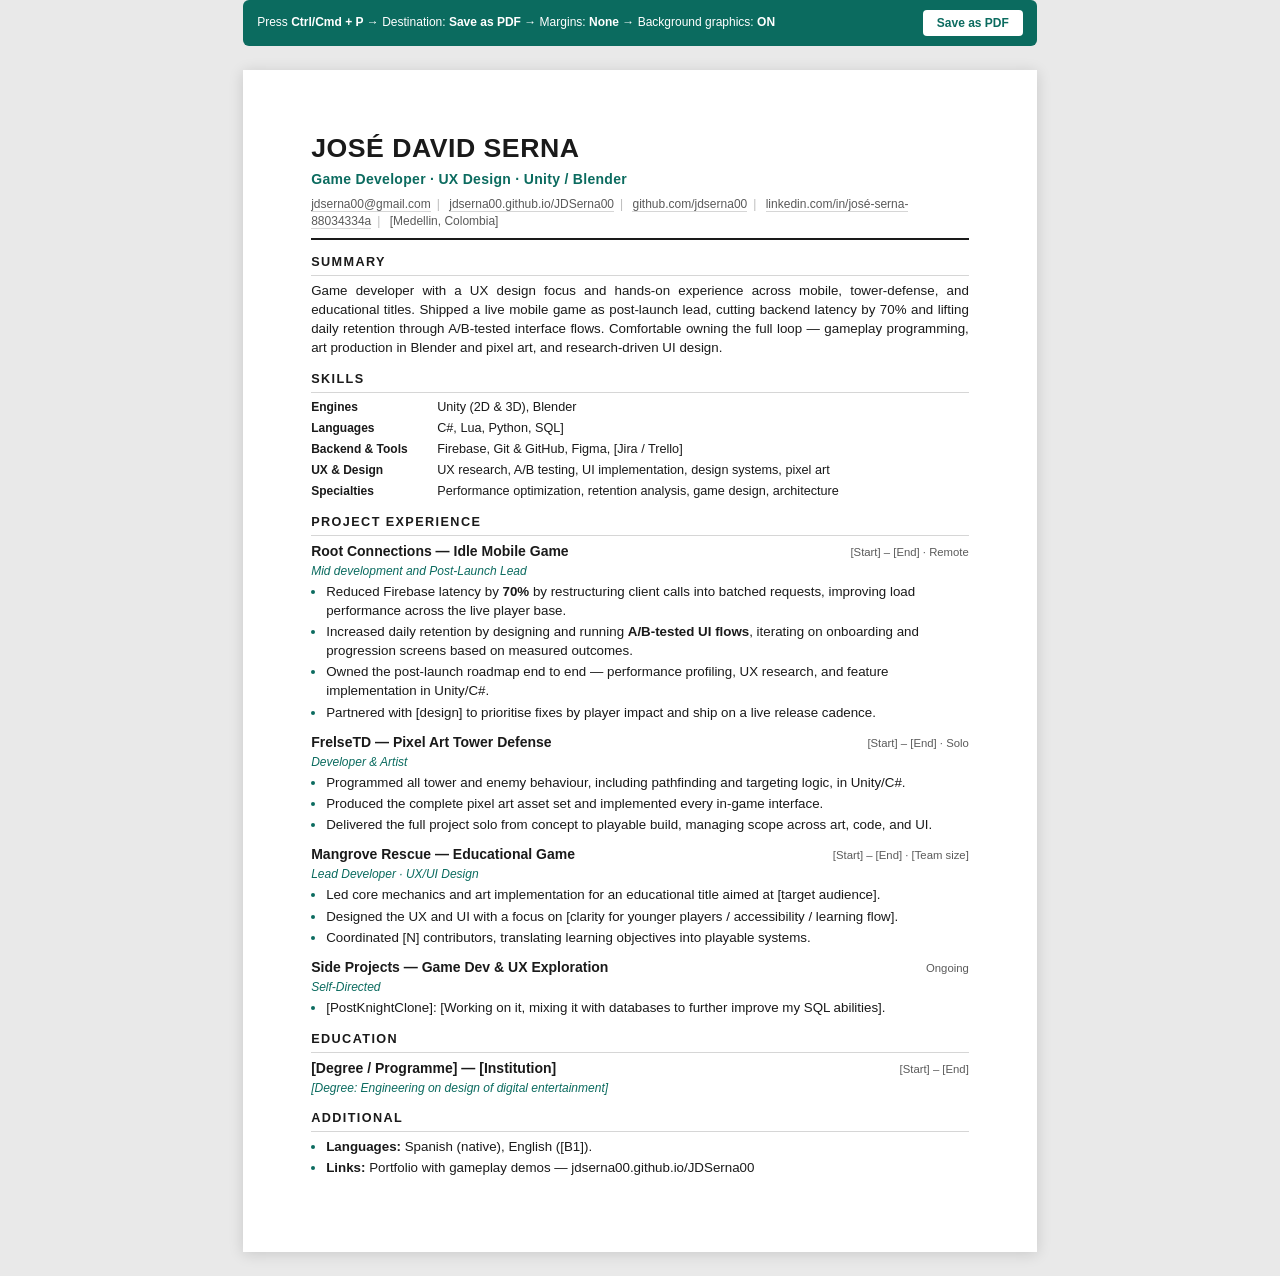
<file: cv.html>
<!DOCTYPE html>
<html lang="en">
<head>
<meta charset="UTF-8">
<meta name="viewport" content="width=device-width, initial-scale=1.0">
<title>José David Serna — CV</title>
<style>
  :root{
    --ink:#1a1a1a;
    --muted:#5a5a5a;
    --rule:#d6d6d6;
    --accent:#0b6b5f;
  }
  *{box-sizing:border-box;}
  html,body{margin:0;padding:0;}
  body{
    font-family:"Helvetica Neue", Helvetica, Arial, sans-serif;
    font-size:10pt;
    line-height:1.42;
    color:var(--ink);
    background:#e9e9e9;
    -webkit-font-smoothing:antialiased;
  }
  .page{
    width:210mm;
    min-height:297mm;
    margin:24px auto;
    padding:16mm 18mm;
    background:#fff;
    box-shadow:0 2px 14px rgba(0,0,0,.14);
  }

  /* ---------- Header ---------- */
  header{border-bottom:2px solid var(--ink);padding-bottom:8px;margin-bottom:14px;}
  h1{
    font-size:20pt;
    letter-spacing:.5px;
    margin:0 0 2px;
    font-weight:700;
    text-transform:uppercase;
  }
  .role{
    font-size:10.5pt;
    color:var(--accent);
    font-weight:600;
    letter-spacing:.3px;
    margin:0 0 6px;
  }
  .contact{
    font-size:9pt;
    color:var(--muted);
    margin:0;
  }
  .contact a{color:var(--muted);text-decoration:none;border-bottom:1px solid var(--rule);}
  .contact span.sep{margin:0 6px;color:#bbb;}

  /* ---------- Sections ---------- */
  section{margin-bottom:13px;}
  h2{
    font-size:9.5pt;
    text-transform:uppercase;
    letter-spacing:1.4px;
    font-weight:700;
    margin:0 0 6px;
    padding-bottom:3px;
    border-bottom:1px solid var(--rule);
    color:var(--ink);
  }

  /* ---------- Summary ---------- */
  .summary{margin:0;text-align:justify;}

  /* ---------- Skills ---------- */
  .skills{margin:0;}
  .skills .row{display:flex;gap:8px;margin-bottom:3px;}
  .skills .label{
    flex:0 0 118px;
    font-weight:700;
    font-size:9pt;
  }
  .skills .val{font-size:9.5pt;}

  /* ---------- Entries ---------- */
  .entry{margin-bottom:10px;}
  .entry:last-child{margin-bottom:0;}
  .entry-head{
    display:flex;
    justify-content:space-between;
    align-items:baseline;
    gap:10px;
  }
  .entry-title{font-weight:700;font-size:10.5pt;margin:0;}
  .entry-meta{font-size:8.5pt;color:var(--muted);white-space:nowrap;}
  .entry-sub{
    font-size:9pt;
    font-style:italic;
    color:var(--accent);
    margin:1px 0 3px;
  }
  ul{margin:3px 0 0;padding-left:15px;}
  li{margin-bottom:2.5px;}
  li::marker{color:var(--accent);}

  /* ---------- Print ---------- */
  @page{size:A4;margin:0;}
  @media print{
    body{background:#fff;font-size:9.8pt;}
    .page{
      width:auto;min-height:auto;margin:0;
      padding:14mm 16mm;
      box-shadow:none;
    }
    a{color:var(--ink) !important;border:none !important;}
    .no-print{display:none !important;}
    section{page-break-inside:avoid;}
    .entry{page-break-inside:avoid;}
  }

  /* ---------- On-screen hint ---------- */
  .hint{
    max-width:210mm;margin:0 auto 10px;padding:10px 14px;
    background:#0b6b5f;color:#fff;font-size:9pt;border-radius:6px;
    display:flex;justify-content:space-between;align-items:center;gap:12px;
  }
  .hint button{
    background:#fff;color:#0b6b5f;border:0;padding:6px 14px;
    font-weight:700;border-radius:4px;cursor:pointer;font-size:9pt;
  }
  @media print{.hint{display:none;}}
</style>
</head>
<body>

<div class="hint no-print">
  <span>Press <strong>Ctrl/Cmd + P</strong> → Destination: <strong>Save as PDF</strong> → Margins: <strong>None</strong> → Background graphics: <strong>ON</strong></span>
  <button onclick="window.print()">Save as PDF</button>
</div>

<div class="page">

  <header>
    <h1>José David Serna</h1>
    <p class="role">Game Developer · UX Design · Unity / Blender</p>
    <p class="contact">
      <a href="mailto:jdserna00@gmail.com">jdserna00@gmail.com</a><span class="sep">|</span>
      <a href="https://jdserna00.github.io/JDSerna00/">jdserna00.github.io/JDSerna00</a><span class="sep">|</span>
      <a href="https://github.com/jdserna00">github.com/jdserna00</a><span class="sep">|</span>
      <a href="https://www.linkedin.com/in/josé-serna-88034334a">linkedin.com/in/josé-serna-88034334a</a><span class="sep">|</span>
      [Medellin, Colombia]
    </p>
  </header>

  <section>
    <h2>Summary</h2>
    <p class="summary">
      Game developer with a UX design focus and hands-on experience across mobile, tower-defense, and
      educational titles. Shipped a live mobile game as post-launch lead, cutting backend latency by 70%
      and lifting daily retention through A/B-tested interface flows. Comfortable owning the full loop —
      gameplay programming, art production in Blender and pixel art, and research-driven UI design.
    </p>
  </section>

  <section>
    <h2>Skills</h2>
    <div class="skills">
      <div class="row"><div class="label">Engines</div><div class="val">Unity (2D &amp; 3D), Blender</div></div>
      <div class="row"><div class="label">Languages</div><div class="val">C#, Lua, Python, SQL]</div></div>
      <div class="row"><div class="label">Backend &amp; Tools</div><div class="val">Firebase, Git &amp; GitHub, Figma, [Jira / Trello]</div></div>
      <div class="row"><div class="label">UX &amp; Design</div><div class="val">UX research, A/B testing, UI implementation, design systems, pixel art</div></div>
      <div class="row"><div class="label">Specialties</div><div class="val">Performance optimization, retention analysis, game design, architecture</div></div>
    </div>
  </section>

  <section>
    <h2>Project Experience</h2>

    <div class="entry">
      <div class="entry-head">
        <p class="entry-title">Root Connections — Idle Mobile Game</p>
        <span class="entry-meta">[Start] – [End] · Remote</span>
      </div>
      <p class="entry-sub">Mid development and Post-Launch Lead</p>
      <ul>
        <li>Reduced Firebase latency by <strong>70%</strong> by restructuring client calls into batched requests, improving load performance across the live player base.</li>
        <li>Increased daily retention by designing and running <strong>A/B-tested UI flows</strong>, iterating on onboarding and progression screens based on measured outcomes.</li>
        <li>Owned the post-launch roadmap end to end — performance profiling, UX research, and feature implementation in Unity/C#.</li>
        <li>Partnered with [design] to prioritise fixes by player impact and ship on a live release cadence.</li>
      </ul>
    </div>

    <div class="entry">
      <div class="entry-head">
        <p class="entry-title">FrelseTD — Pixel Art Tower Defense</p>
        <span class="entry-meta">[Start] – [End] · Solo</span>
      </div>
      <p class="entry-sub">Developer &amp; Artist</p>
      <ul>
        <li>Programmed all tower and enemy behaviour, including pathfinding and targeting logic, in Unity/C#.</li>
        <li>Produced the complete pixel art asset set and implemented every in-game interface.</li>
        <li>Delivered the full project solo from concept to playable build, managing scope across art, code, and UI.</li>
      </ul>
    </div>

    <div class="entry">
      <div class="entry-head">
        <p class="entry-title">Mangrove Rescue — Educational Game</p>
        <span class="entry-meta">[Start] – [End] · [Team size]</span>
      </div>
      <p class="entry-sub">Lead Developer · UX/UI Design</p>
      <ul>
        <li>Led core mechanics and art implementation for an educational title aimed at [target audience].</li>
        <li>Designed the UX and UI with a focus on [clarity for younger players / accessibility / learning flow].</li>
        <li>Coordinated [N] contributors, translating learning objectives into playable systems.</li>
      </ul>
    </div>

    <div class="entry">
      <div class="entry-head">
        <p class="entry-title">Side Projects — Game Dev &amp; UX Exploration</p>
        <span class="entry-meta">Ongoing</span>
      </div>
      <p class="entry-sub">Self-Directed</p>
      <ul>
        <li>[PostKnightClone]: [Working on it, mixing it with databases to further improve my SQL abilities].</li>
    </div>
  </section>

  <section>
    <h2>Education</h2>
    <div class="entry">
      <div class="entry-head">
        <p class="entry-title">[Degree / Programme] — [Institution]</p>
        <span class="entry-meta">[Start] – [End]</span>
      </div>
      <p class="entry-sub">[Degree: Engineering on design of digital entertainment]</p>
    </div>
  </section>

  <section>
    <h2>Additional</h2>
    <ul>
      <li><strong>Languages:</strong> Spanish (native), English ([B1]).</li>
      <li><strong>Links:</strong> Portfolio with gameplay demos — jdserna00.github.io/JDSerna00</li>
    </ul>
  </section>

</div>
</body>
</html>
</file>
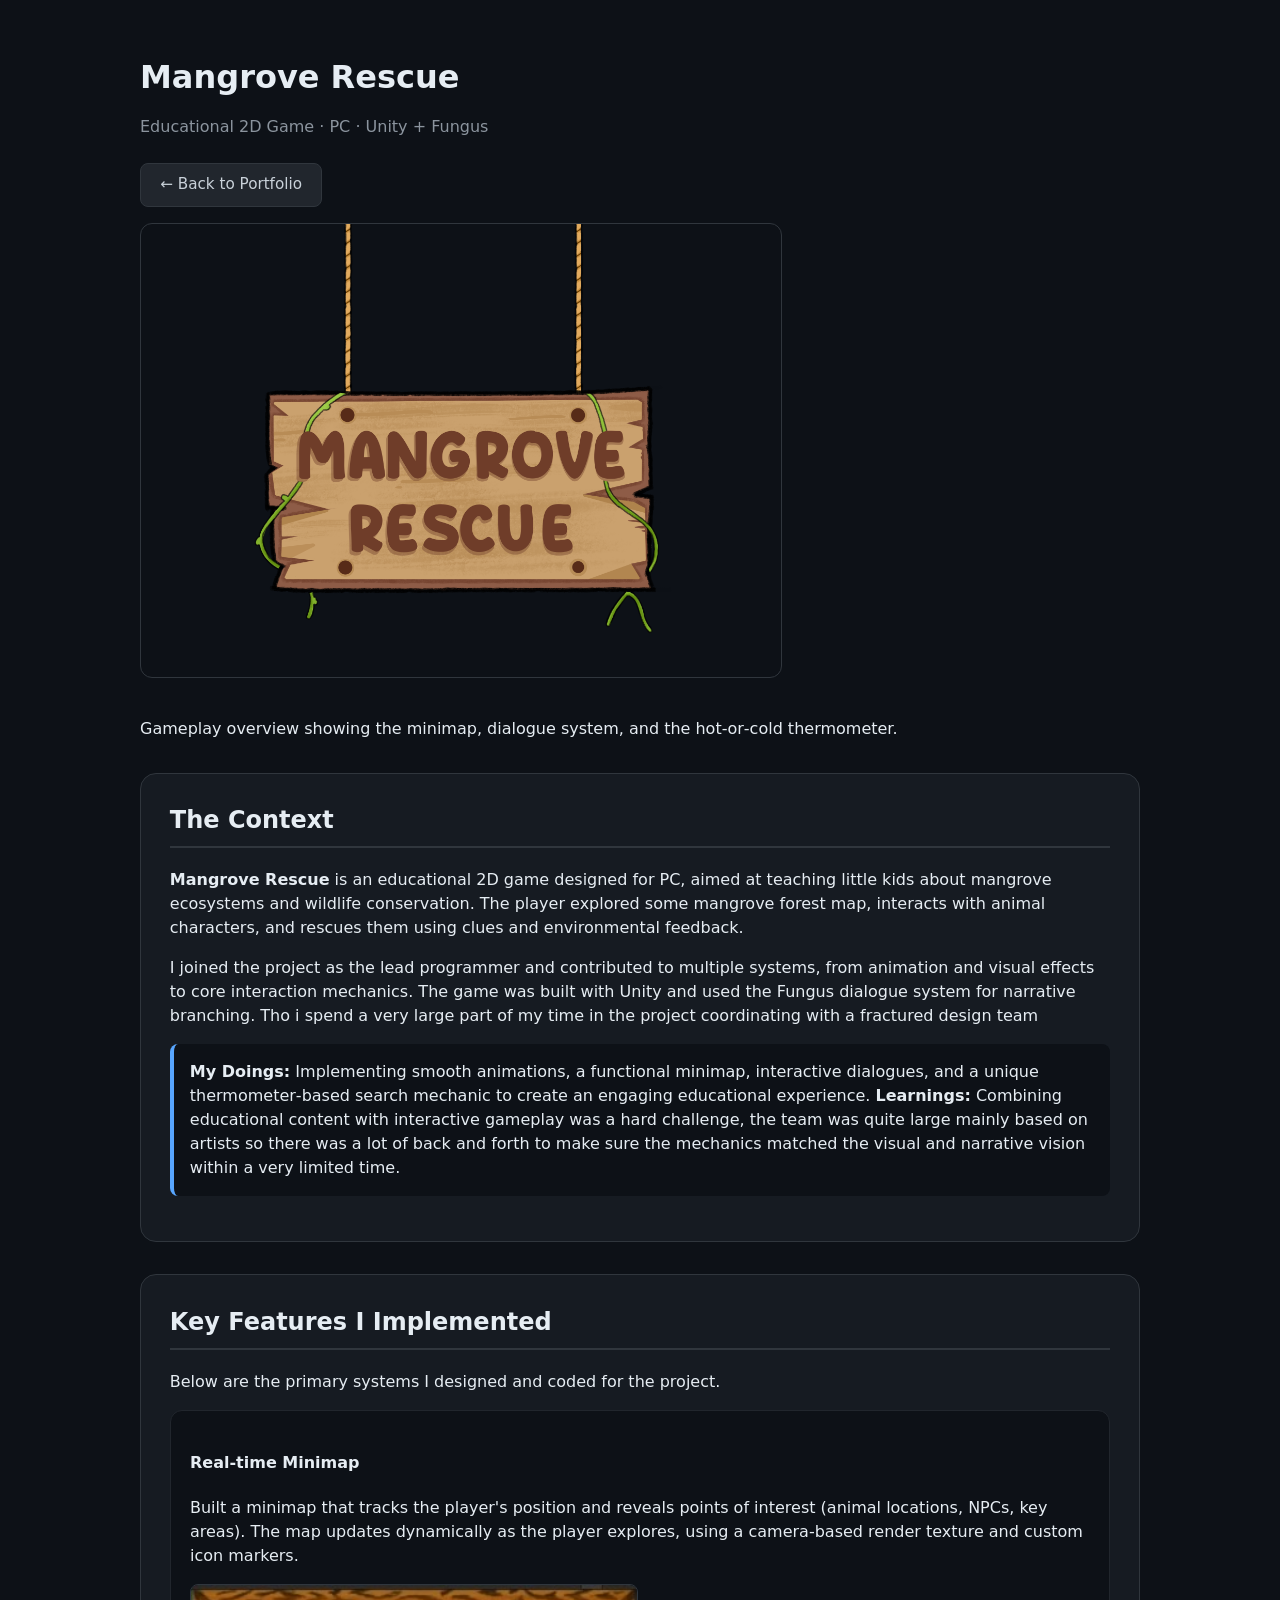
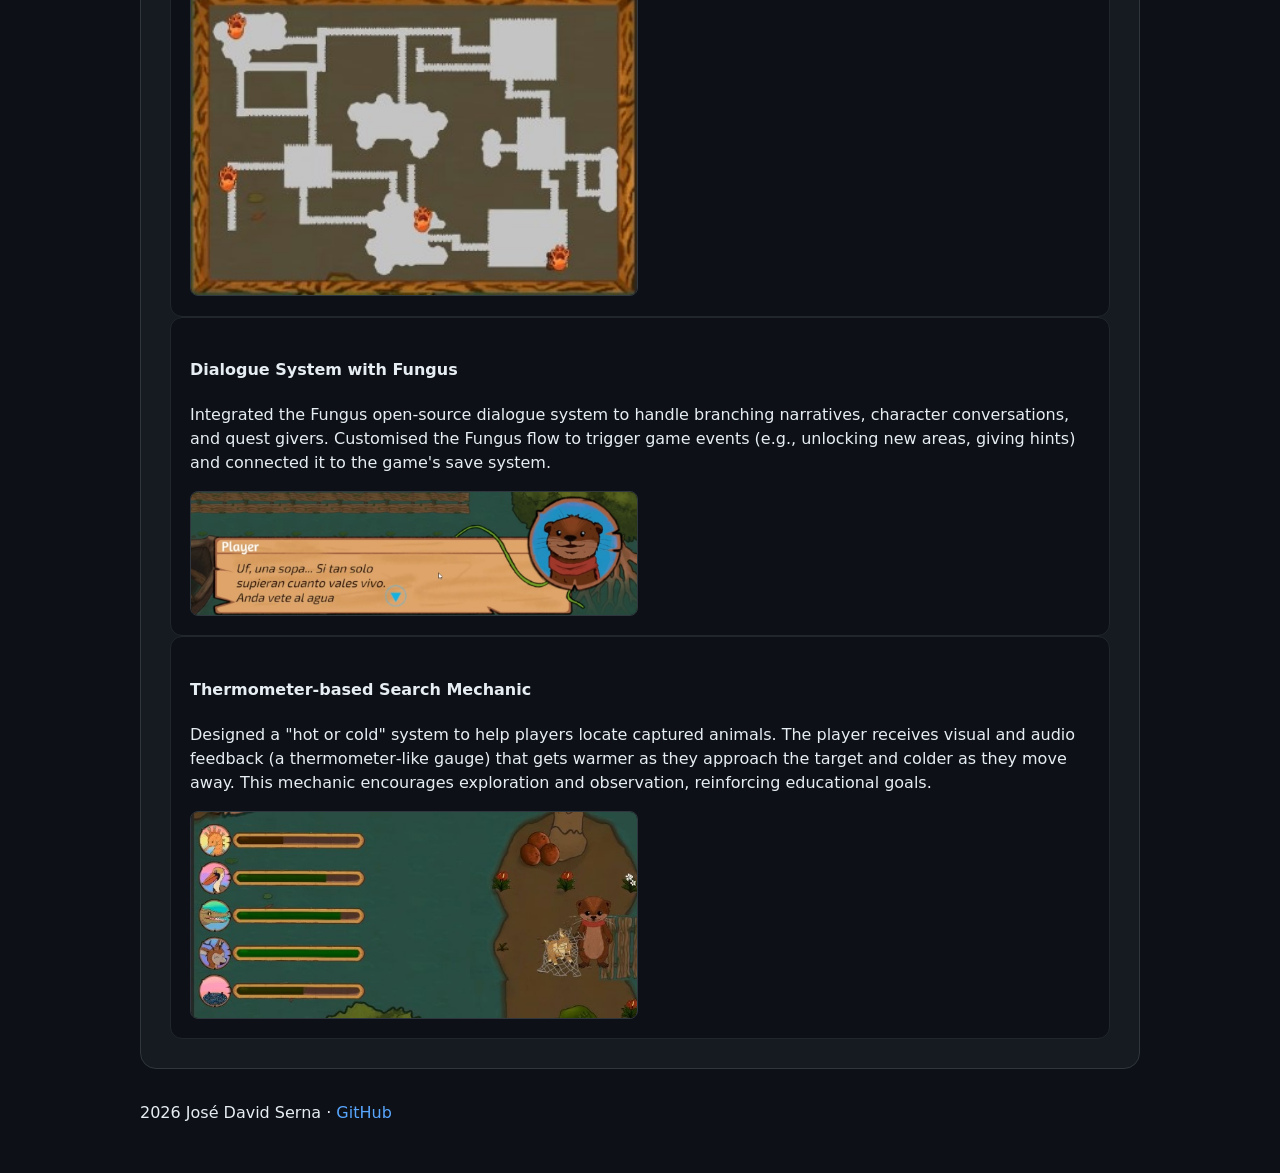
<file: Projects/mangrove_rescue.html>
﻿<!DOCTYPE html>
<html lang="en">
<head>
    <meta charset="UTF-8">
    <meta name="viewport" content="width=device-width, initial-scale=1.0">
    <title>Mangrove Rescue | José David Serna</title>
    <link rel="stylesheet" href="../Assets/css/style.css">
    <style>
        .feature-img-grid {
            display: grid;
            grid-template-columns: 1fr 1fr;
            gap: 0.5rem;
            margin-top: 0.8rem;
        }
        .feature-img-grid img {
            width: 100%;
            border-radius: 8px;
            border: 1px solid #30363d;
        }
        @media (max-width: 600px) {
            .feature-img-grid {
                grid-template-columns: 1fr;
            }
        }
    </style>
</head>
<body>
<div id="custom-cursor"></div>
    <header>
        <h1>Mangrove Rescue</h1>
        <p class="subtitle">Educational 2D Game · PC · Unity + Fungus</p>
        <a href="../index.html" class="btn btn-back">← Back to Portfolio</a>
    </header>

    <main>
        <!-- HERO SECTION - Native Video Element -->
        <section class="case-hero">
            <video 
                autoplay 
                loop 
                muted 
                playsinline 
                class="demo-video hero-video"
                poster="../Assets/media/mangrove-hero-poster.jpg">
                <source src="../Assets/media/mangrove-hero.mp4" type="video/mp4">
                Your browser does not support the video tag. 
                <a href="../Assets/media/mangrove-hero.mp4">Download the video</a> to view it.
            </video>
            <p class="caption">Gameplay overview showing the minimap, dialogue system, and the hot‑or‑cold thermometer.</p>
        </section>

        <!-- CONTEXT & CHALLENGE -->
        <section class="case-section">
            <h2>The Context</h2>
            <p><strong>Mangrove Rescue</strong> is an educational 2D game designed for PC, aimed at teaching little kids about mangrove ecosystems and wildlife conservation. The player explored some mangrove forest map, interacts with animal characters, and rescues them using clues and environmental feedback.</p>
            <p>I joined the project as the lead programmer and contributed to multiple systems, from animation and visual effects to core interaction mechanics. The game was built with Unity and used the Fungus dialogue system for narrative branching. Tho i spend a very large part of my time in the project coordinating with a fractured design team</p>
            <div class="highlight-box">
                <strong>My Doings:</strong> Implementing smooth animations, a functional minimap, interactive dialogues, and a unique thermometer‑based search mechanic to create an engaging educational experience.
                <strong>Learnings:</strong> Combining educational content with interactive gameplay was a hard challenge, the team was quite large mainly based on artists so there was a lot of back and forth to make sure the mechanics matched the visual and narrative vision within a very limited time. 

            </div>
        </section>

        <!-- KEY FEATURES -->
        <section class="case-section">
            <h2>Key Features I Implemented</h2>
            <p>Below are the primary systems I designed and coded for the project.</p>
                <!-- Minimap -->
                <div class="feature-card">
                    <h4>Real‑time Minimap</h4>
                    <p>Built a minimap that tracks the player's position and reveals points of interest (animal locations, NPCs, key areas). The map updates dynamically as the player explores, using a camera‑based render texture and custom icon markers.</p>
                    <div class="feature-img-grid">
                        <img src="../Assets/media/mangrove-minimap.jpg" alt="Minimap overlay showing player and markers">
                    </div>
                </div>

                <!-- Dialogue System (Fungus) -->
                <div class="feature-card">
                    <h4>Dialogue System with Fungus</h4>
                    <p>Integrated the Fungus open‑source dialogue system to handle branching narratives, character conversations, and quest givers. Customised the Fungus flow to trigger game events (e.g., unlocking new areas, giving hints) and connected it to the game's save system.</p>
                    <div class="feature-img-grid">
                        <img src="../Assets/media/mangrove-dialogue1.jpg" alt="Dialogue scene with NPC">
                    </div>
                </div>

                <!-- Thermometer Hot/Cold Mechanic -->
                <div class="feature-card">
                    <h4>Thermometer‑based Search Mechanic</h4>
                    <p>Designed a "hot or cold" system to help players locate captured animals. The player receives visual and audio feedback (a thermometer‑like gauge) that gets warmer as they approach the target and colder as they move away. This mechanic encourages exploration and observation, reinforcing educational goals.</p>
                    <div class="feature-img-grid">
                        <img src="../Assets/media/mangrove-thermometer.jpg" alt="Thermometer gauge UI">
                    </div>
                </div>
            </div>
        </section>

    </main>

    <footer>
        <p>2026 José David Serna · <a href="https://github.com/JDSerna00">GitHub</a></p>
    </footer>

    <script src="../Assets/js/main.js"></script>
</body>
</html>
</file>
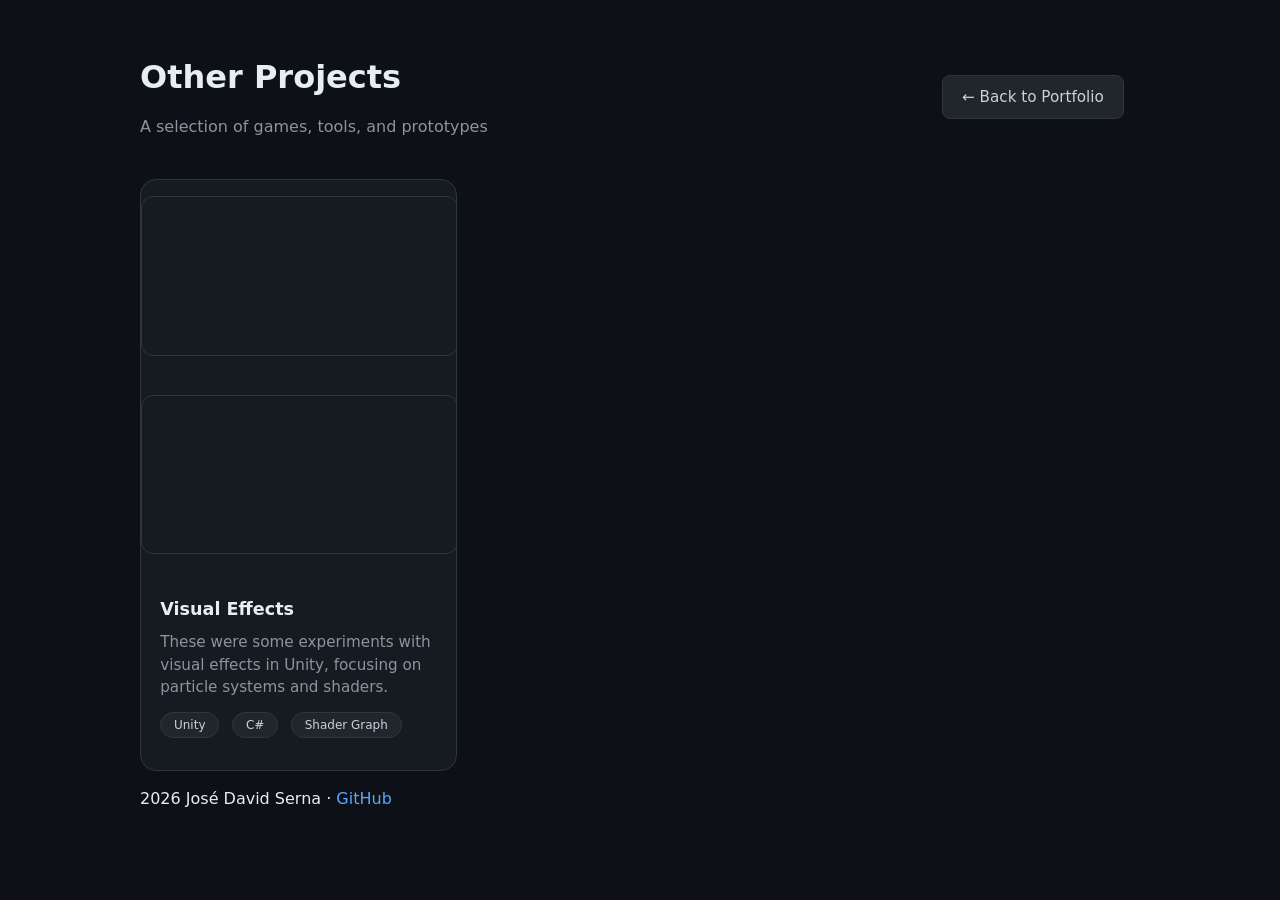
<file: Projects/random_projects.html>
﻿<!DOCTYPE html>
<html lang="en">
<head>
    <meta charset="UTF-8">
    <meta name="viewport" content="width=device-width, initial-scale=1.0">
    <title>Other Projects | José David Serna</title>
    <link rel="stylesheet" href="../Assets/css/style.css">
    <style>
        .projects-grid {
            display: grid;
            grid-template-columns: repeat(auto-fill, minmax(300px, 1fr));
            gap: 1.5rem;
            margin-top: 1.5rem;
        }
        .project-snippet {
            background: #161b22;
            border-radius: 16px;
            border: 1px solid #30363d;
            overflow: hidden;
            transition: border-color 0.2s ease;
        }
        .project-snippet:hover {
            border-color: #58a6ff;
        }
        .project-snippet img {
            width: 100%;
            height: 200px;
            object-fit: cover;
            display: block;
            border-bottom: 1px solid #30363d;
        }
        .project-snippet-content {
            padding: 1.2rem;
        }
        .project-snippet-content h3 {
            margin: 0 0 0.5rem 0;
            font-size: 1.1rem;
        }
        .project-snippet-content p {
            margin: 0 0 0.8rem 0;
            font-size: 0.95rem;
            color: #8b949e;
            line-height: 1.5;
        }
        .project-snippet-content .tags {
            display: flex;
            flex-wrap: wrap;
            gap: 0.4rem;
            margin-bottom: 0.8rem;
        }
        .project-snippet-content .tag {
            display: inline-block;
            background: #21262d;
            color: #c9d1d9;
            border-radius: 20px;
            padding: 0.2rem 0.8rem;
            font-size: 0.75rem;
            border: 1px solid #30363d;
        }
        .project-snippet-content .snippet-link {
            display: inline-block;
            color: #58a6ff;
            text-decoration: none;
            font-weight: 500;
            font-size: 0.9rem;
        }
        .project-snippet-content .snippet-link:hover {
            text-decoration: underline;
        }
        .page-subtitle {
            color: #8b949e;
            margin-top: -0.5rem;
        }
        .section-header {
            display: flex;
            justify-content: space-between;
            align-items: center;
            flex-wrap: wrap;
            gap: 1rem;
        }
        @media (max-width: 700px) {
            .projects-grid {
                grid-template-columns: 1fr;
            }
            .project-snippet img {
                height: 180px;
            }
        }
    </style>
</head>
<body>
<div id="custom-cursor"></div>
    <header>
        <div class="section-header">
            <div>
                <h1>Other Projects</h1>
                <p class="page-subtitle">A selection of games, tools, and prototypes</p>
            </div>
            <a href="../index.html" class="btn btn-back">← Back to Portfolio</a>
        </div>
    </header>

    <main>
        <div class="projects-grid">

            <!-- Project 2 -->
            <div class="project-snippet">
                    <video autoplay loop muted playsinline class="demo-video">
                    <source src="../Assets/media/vfx-showcase.mp4" type="video/mp4">
                    Your browser does not support the video tag.
                    <a href="../Assets/media/vfx-showcase.mp4">Download the video</a> to view it.
                </video>
                <video autoplay loop muted playsinline class="demo-video">
                    <source src="../Assets/media/vfx-showcase2.mp4" type="video/mp4">
                    Your browser does not support the video tag.
                    <a href="../Assets/media/vfx-showcase2.mp4">Download the video</a> to view it.
                </video>
                <div class="project-snippet-content">
                    <h3>Visual Effects</h3>
                    <p>These were some experiments with visual effects in Unity, focusing on particle systems and shaders.</p>
                    <div class="tags">
                        <span class="tag">Unity</span>
                        <span class="tag">C#</span>
                        <span class="tag">Shader Graph</span>
                    </div>
                </div>
            </div>

        </div>
    </main>

    <footer>
        <p>2026 José David Serna · <a href="https://github.com/JDSerna00">GitHub</a></p>
    </footer>

    <script src="../Assets/js/main.js"></script>
</body>
</html>
</file>
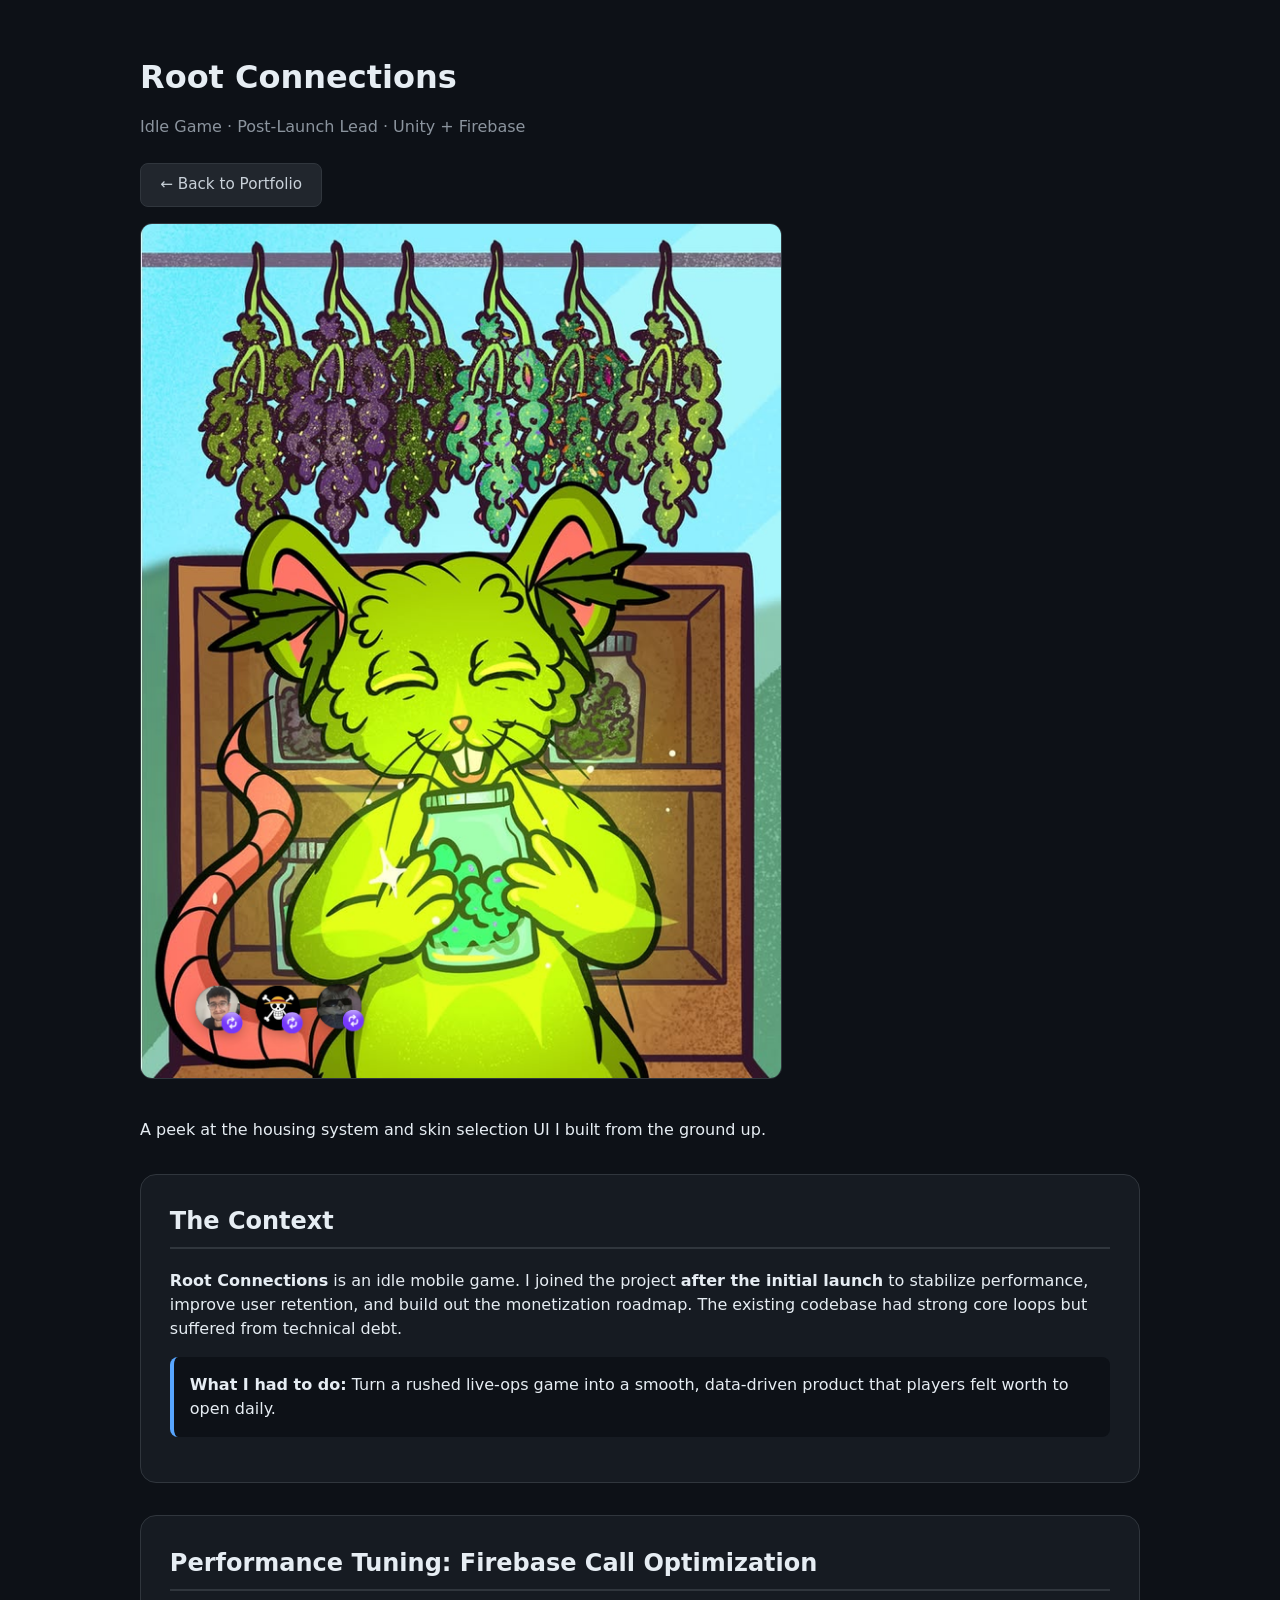
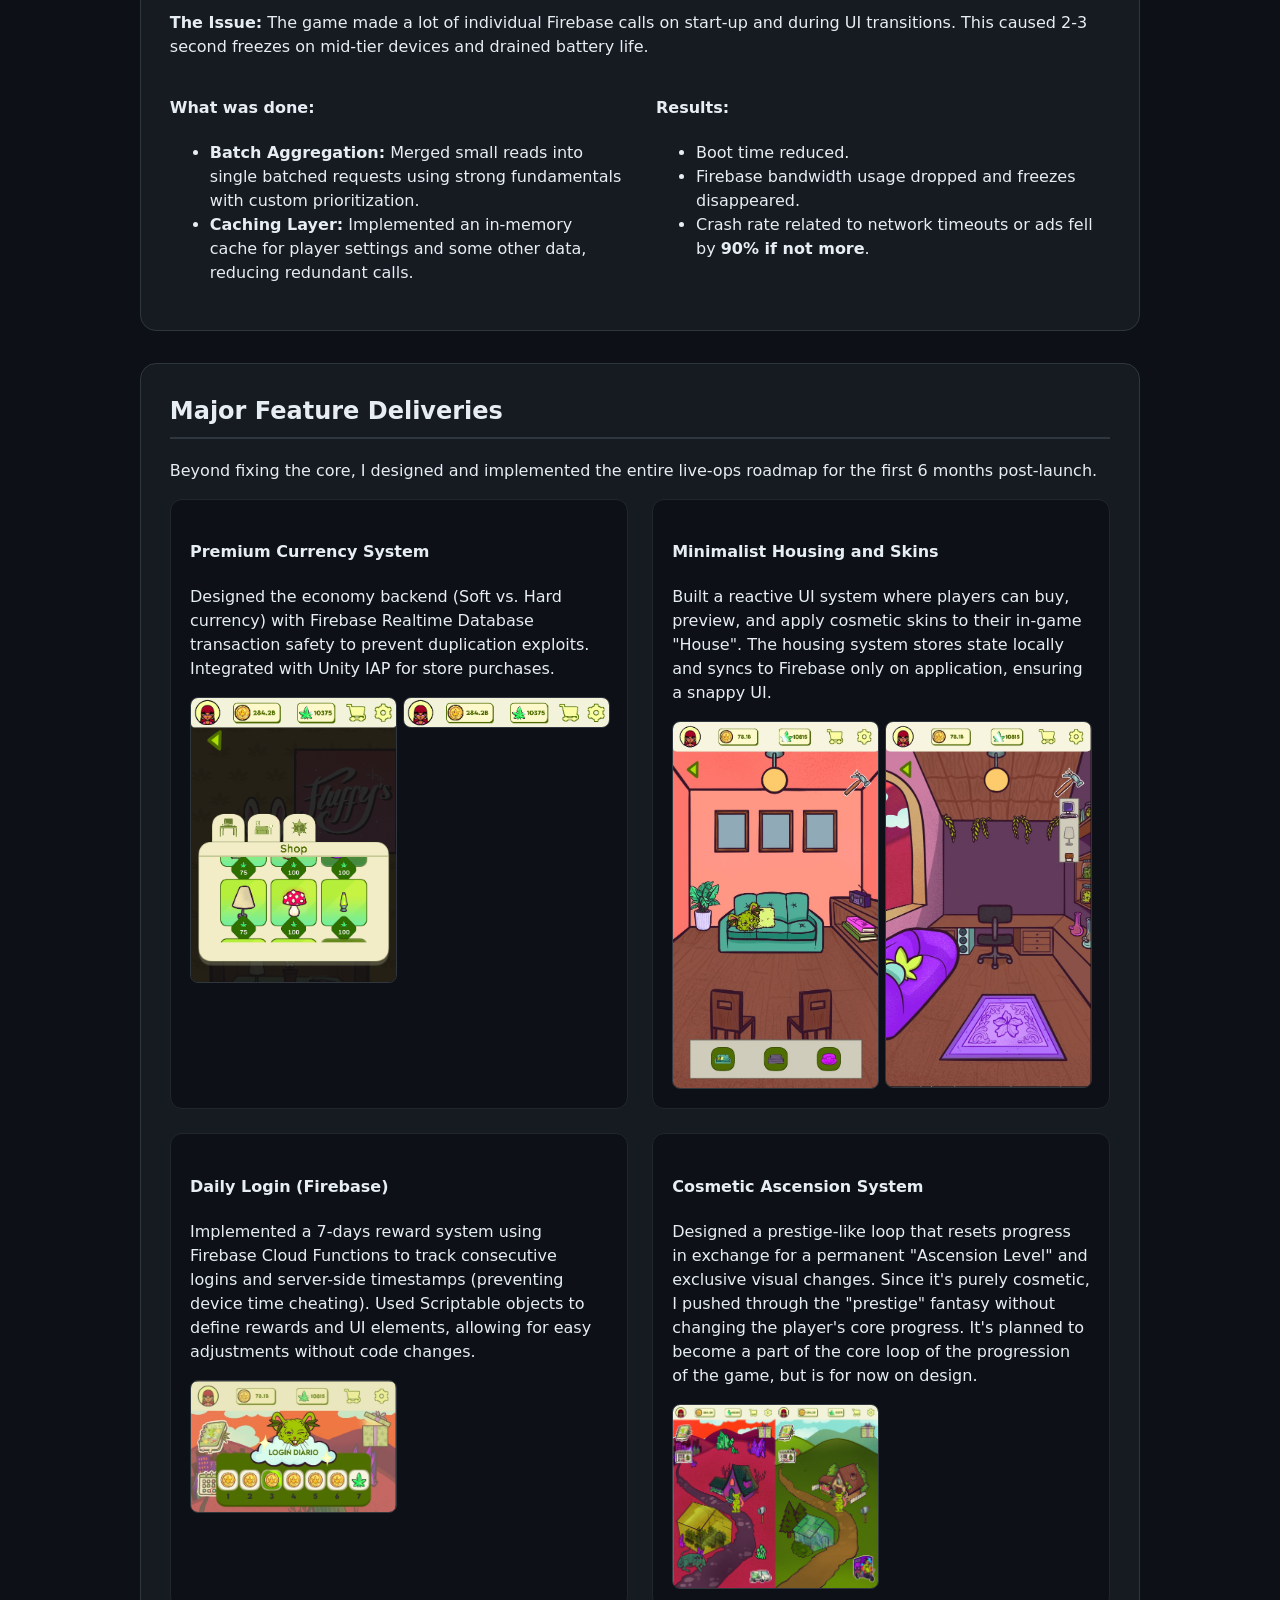
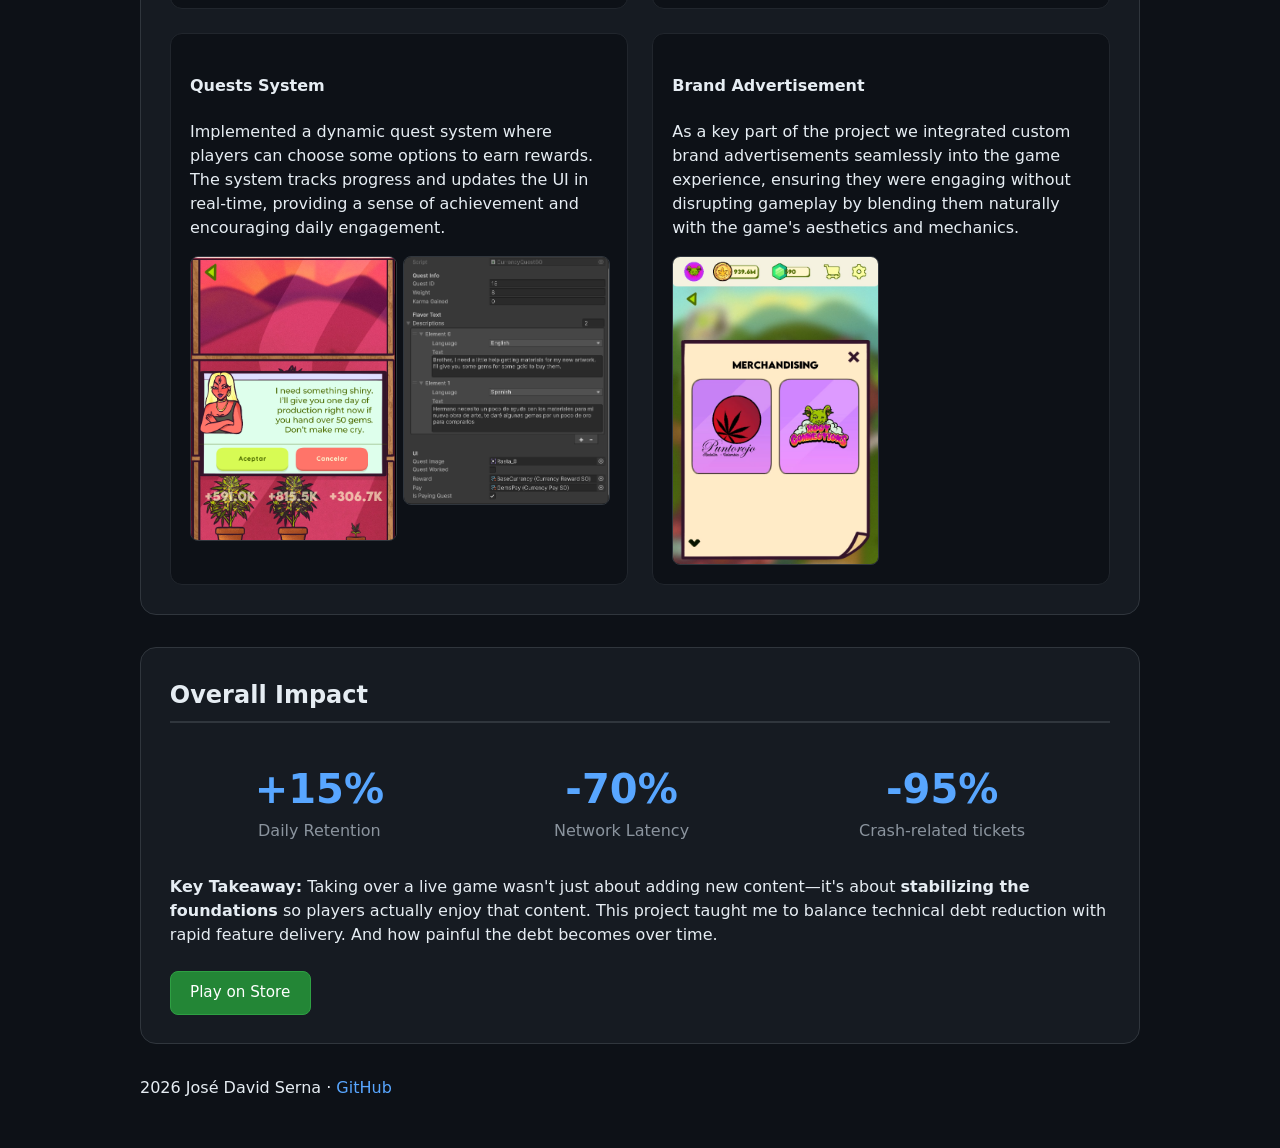
<file: Projects/root_connections.html>
﻿<!DOCTYPE html>
<html lang="en">
<head>
    <meta charset="UTF-8">
    <meta name="viewport" content="width=device-width, initial-scale=1.0">
    <title>Root Connections | José David Serna</title>
    <link rel="stylesheet" href="../Assets/css/style.css">
    <style>
        .feature-img-grid {
            display: grid;
            grid-template-columns: 1fr 1fr;
            gap: 0.5rem;
            margin-top: 0.8rem;
        }
        .feature-img-grid img {
            width: 100%;
            border-radius: 8px;
            border: 1px solid #30363d;
        }
        @media (max-width: 600px) {
            .feature-img-grid {
                grid-template-columns: 1fr;
            }
        }
    </style>
</head>
<body>
<div id="custom-cursor"></div>
    <header>
        <h1>Root Connections</h1>
        <p class="subtitle">Idle Game · Post-Launch Lead · Unity + Firebase</p>
        <a href="../index.html" class="btn btn-back">&larr; Back to Portfolio</a>
    </header>

    <main>
        <!-- HERO SECTION -->
        <section class="case-hero">
            <video 
                autoplay 
                loop 
                muted 
                playsinline 
                class="demo-video hero-video"
                poster="../Assets/media/root-hero-poster.jpg">
                <source src="../Assets/media/root-connections-hero.mp4" type="video/mp4">
                Your browser does not support the video tag. 
                <a href="../Assets/media/root-connections-hero.mp4">Download the video</a> to view it.
            </video>
            <p class="caption">A peek at the housing system and skin selection UI I built from the ground up.</p>
        </section>

        <!-- CONTEXT & CHALLENGE -->
        <section class="case-section">
            <h2>The Context</h2>
            <p><strong>Root Connections</strong> is an idle mobile game. I joined the project <strong>after the initial launch</strong> to stabilize performance, improve user retention, and build out the monetization roadmap. The existing codebase had strong core loops but suffered from technical debt.</p>
            <div class="highlight-box">
                <strong>What I had to do:</strong> Turn a rushed live-ops game into a smooth, data-driven product that players felt worth to open daily.
            </div>
        </section>

        <!-- PERFORMANCE (Firebase Optimization) -->
        <section class="case-section">
            <h2>Performance Tuning: Firebase Call Optimization</h2>
            <p><strong>The Issue:</strong> The game made a lot of individual Firebase calls on start-up and during UI transitions. This caused 2-3 second freezes on mid-tier devices and drained battery life.</p>
            <div class="solution-grid">
                <div>
                    <h4>What was done:</h4>
                    <ul>
                        <li><strong>Batch Aggregation:</strong> Merged small reads into single batched requests using strong fundamentals with custom prioritization.</li>
                        <li><strong>Caching Layer:</strong> Implemented an in-memory cache for player settings and some other data, reducing redundant calls.</li>
                    </ul>
                </div>
                <div>
                    <h4>Results:</h4>
                    <ul>
                        <li>Boot time reduced.</li>
                        <li>Firebase bandwidth usage dropped and freezes disappeared.</li>
                        <li>Crash rate related to network timeouts or ads fell by <strong>90% if not more</strong>.</li>
                    </ul>
                </div>
            </div>
        </section>

        <!-- NEW FEATURES -->
        <section class="case-section">
            <h2>Major Feature Deliveries</h2>
            <p>Beyond fixing the core, I designed and implemented the entire live-ops roadmap for the first 6 months post-launch.</p>

            <div class="feature-grid">
                <!-- Premium Currency -->
                <div class="feature-card">
                    <h4>Premium Currency System</h4>
                    <p>Designed the economy backend (Soft vs. Hard currency) with Firebase Realtime Database transaction safety to prevent duplication exploits. Integrated with Unity IAP for store purchases.</p>
                    <div class="feature-img-grid">
                        <img src="../Assets/media/root-currency-shop.jpg" alt="In-game shop with premium currency">
                        <img src="../Assets/media/root-currency-wallet.jpg" alt="Wallet UI showing soft and hard currencies">
                    </div>
                </div>

                <!-- Skins + Housing -->
                <div class="feature-card">
                    <h4>Minimalist Housing and Skins</h4>
                    <p>Built a reactive UI system where players can buy, preview, and apply cosmetic skins to their in-game "House". The housing system stores state locally and syncs to Firebase only on application, ensuring a snappy UI.</p>
                    <div class="feature-img-grid">
                        <img src="../Assets/media/root-skins-ui.jpg" alt="Skins selection carousel">
                        <img src="../Assets/media/root-housing-view.jpg" alt="House customization preview">
                    </div>
                </div>

                <!-- Daily Login -->
                <div class="feature-card">
                    <h4>Daily Login (Firebase)</h4>
                    <p>Implemented a 7-days reward system using Firebase Cloud Functions to track consecutive logins and server-side timestamps (preventing device time cheating). Used Scriptable objects to define rewards and UI elements, allowing for easy adjustments without code changes.</p>
                    <div class="feature-img-grid">
                        <img src="../Assets/media/root-daily-calendar.jpg" alt="7-day login reward calendar">
                    </div>
                </div>

                <!-- Ascension -->
                <div class="feature-card">
                    <h4>Cosmetic Ascension System</h4>
                    <p>Designed a prestige-like loop that resets progress in exchange for a permanent "Ascension Level" and exclusive visual changes. Since it's purely cosmetic, I pushed through the "prestige" fantasy without changing the player's core progress. It's planned to become a part of the core loop of the progression of the game, but is for now on design.</p>
                    <div class="feature-img-grid">
                        <img src="../Assets/media/root-ascension-comparison.jpg" alt="Ascension comparison">
                    </div>
                </div>

                <!-- Quests -->
                <div class="feature-card">
                    <h4>Quests System</h4>
                    <p>Implemented a dynamic quest system where players can choose some options to earn rewards. The system tracks progress and updates the UI in real-time, providing a sense of achievement and encouraging daily engagement.</p>
                    <div class="feature-img-grid">
                        <img src="../Assets/media/root-quests-overview.jpg" alt="Quests overview UI">
                        <img src="../Assets/media/root-quests-structure.jpg" alt="Quests structure in engine">
                    </div>
                </div>

                <!-- Brand Advertisement -->
                <div class="feature-card">
                    <h4>Brand Advertisement</h4>
                    <p>As a key part of the project we integrated custom brand advertisements seamlessly into the game experience, ensuring they were engaging without disrupting gameplay by blending them naturally with the game's aesthetics and mechanics.</p>
                    <div class="feature-img-grid">
                        <img src="../Assets/media/root-ads-overview.jpg" alt="Brand advertisement overview UI">
                    </div>
                </div>
            </div>
        </section>

        <!-- RESULTS SUMMARY -->
        <section class="case-section conclusion">
            <h2>Overall Impact</h2>
            <div class="stats-grid">
                <div class="stat-item"><span class="stat-number">+15%</span><span class="stat-label">Daily Retention</span></div>
                <div class="stat-item"><span class="stat-number">-70%</span><span class="stat-label">Network Latency</span></div>
                <div class="stat-item"><span class="stat-number">-95%</span><span class="stat-label">Crash-related tickets</span></div>
            </div>
            <p><strong>Key Takeaway:</strong> Taking over a live game wasn't just about adding new content—it's about <strong>stabilizing the foundations</strong> so players actually enjoy that content. This project taught me to balance technical debt reduction with rapid feature delivery. And how painful the debt becomes over time.</p>
            <div class="project-links">
               <a href="https://play.google.com/store/apps/details?id=com.rootconnections.gameapp&pli=1" target="_blank" class="btn btn-primary">Play on Store</a>
            </div>
        </section>

    </main>

    <footer>
        <p>2026 José David Serna · <a href="https://github.com/JDSerna00">GitHub</a></p>
    </footer>

    <script src="../Assets/js/main.js"></script>
</body>
</html>
</file>
<file: Assets/css/style.css>
body {
    font-family: system-ui, -apple-system, 'Segoe UI', Roboto, sans-serif;
    max-width: 1000px;
    margin: 0 auto;
    padding: 2rem;
    line-height: 1.5;
    color: #e6edf3;
    background-color: #0d1117;
}
.project-card {
    background: #161b22;
    border-radius: 16px;
    padding: 1.5rem;
    margin: 2rem 0;
    border: 1px solid #30363d;
}
.demo-video {
    width: 100%;
    max-width: 640px;
    border-radius: 12px;
    margin: 1rem 0;
    border: 1px solid #30363d;
}
.media-grid {
    display: flex;
    gap: 1rem;
    flex-wrap: wrap;
}
a {
    color: #58a6ff;
    text-decoration: none;
    margin-right: 1rem;
}
a:hover {
    text-decoration: underline;
}
.project-tags { margin: 0.5rem 0; }
.tag {
    display: inline-block;
    background: #21262d;
    color: #c9d1d9;
    border-radius: 20px;
    padding: 0.2rem 0.8rem;
    font-size: 0.8rem;
    margin-right: 0.4rem;
    border: 1px solid #30363d;
}
.project-links { margin-top: 0.8rem; }

/* For the projects */
.subtitle { color: #8b949e; margin-top: -0.5rem; }
.back-link { display: inline-block; margin: 1rem 0; }
.case-section {
    background: #161b22;
    border-radius: 16px;
    padding: 1.8rem;
    margin: 2rem 0;
    border: 1px solid #30363d;
}
.case-section h2 { margin-top: 0; border-bottom: 2px solid #30363d; padding-bottom: 0.5rem; }
.highlight-box {
    background: #0d1117;
    border-left: 4px solid #58a6ff;
    padding: 1rem;
    border-radius: 8px;
    margin: 1rem 0;
}
.solution-grid { display: grid; grid-template-columns: 1fr 1fr; gap: 2rem; }
@media (max-width: 600px) { .solution-grid { grid-template-columns: 1fr; } }
.ab-grid { display: grid; grid-template-columns: 1fr 1fr; gap: 1.5rem; margin: 1rem 0; }
.ab-img { width: 100%; border-radius: 8px; border: 1px solid #30363d; }
.feature-grid { display: grid; grid-template-columns: 1fr 1fr; gap: 1.5rem; }
.feature-card {
    background: #0d1117;
    padding: 1.2rem;
    border-radius: 12px;
    border: 1px solid #21262d;
}
.feature-img { width: 100%; border-radius: 8px; margin-top: 0.5rem; }
.stats-grid { display: flex; justify-content: space-around; text-align: center; padding: 1rem 0; }
.stat-number { display: block; font-size: 2.5rem; font-weight: bold; color: #58a6ff; }
.stat-label { color: #8b949e; }
details pre { background: #0d1117; padding: 1rem; border-radius: 8px; overflow-x: auto; }
code { font-family: 'Courier New', monospace; color: #f0883e; }
@media (max-width: 700px) { 
    .feature-grid { grid-template-columns: 1fr; }
    .stats-grid { flex-direction: column; gap: 1rem; }
}
/* Button styles */
.btn {
    display: inline-block;
    padding: 0.6rem 1.2rem;
    border-radius: 8px;
    font-weight: 500;
    text-decoration: none;
    transition: background 0.2s ease, border-color 0.2s ease, color 0.2s ease;
    border: 1px solid transparent;
    cursor: pointer;
    font-size: 0.95rem;
}

.btn-back {
    background: #21262d;
    border-color: #30363d;
    color: #c9d1d9;
}
.btn-back:hover {
    background: #30363d;
    border-color: #484f58;
    color: #f0f6fc;
}

.btn-primary {
    background: #238636;
    border-color: #2ea043;
    color: #ffffff;
}
.btn-primary:hover {
    background: #2ea043;
    border-color: #3fb950;
    color: #ffffff;
}

header .btn-back {
    margin-top: 0.5rem;
}

.project-links {
    margin-top: 1.5rem;
    display: flex;
    gap: 1rem;
    flex-wrap: wrap;
}
/* Pixel-art mouse cursor — fully percent-encoded, parses in all browsers */
* {
    cursor: url("data:image/svg+xml,%3Csvg%20xmlns%3D%22http%3A%2F%2Fwww.w3.org%2F2000%2Fsvg%22%20width%3D%2224%22%20height%3D%2224%22%20viewBox%3D%220%200%2012%2012%22%20shape-rendering%3D%22crispEdges%22%3E%3Cpath%20d%3D%22M1%201%20L1%2011%20L4%208%20L6%2011%20L7%2010%20L5%207%20L10%207%20Z%22%20fill%3D%22%23ffffff%22%20stroke%3D%22%23000000%22%20stroke-width%3D%221%22%20stroke-linejoin%3D%22miter%22%2F%3E%3C%2Fsvg%3E") 2 2, auto !important;
}
a, .btn, button {
  cursor: url("data:image/svg+xml;utf8,<svg xmlns='http://www.w3.org/2000/svg' width='24' height='24' viewBox='0 0 12 12' shape-rendering='crispEdges'><path d='M3 5 V3 a1 1 0 0 1 1 0 V2 a1 1 0 0 1 1 0 V1.5 a1 1 0 0 1 1 0 V2 a1 1 0 0 1 1 0 V5 l1 -1 a1 1 0 0 1 1 1 v4 a4 4 0 0 1 -4 4 H5 a4 4 0 0 1 -4 -4 V6 a1 1 0 0 1 1 0 v1 Z' fill='white' stroke='black' stroke-width='1'/></svg>") 4 1, pointer !important;
}

/* CV download button */
.btn-cv {
    display: inline-block;
    margin-top: 14px;
    padding: 10px 22px;
    background: #0b6b5f;
    color: #fff;
    font-weight: 600;
    font-size: 0.95rem;
    letter-spacing: 0.3px;
    text-decoration: none;
    border-radius: 6px;
    transition: transform 0.18s ease, background 0.18s ease, box-shadow 0.18s ease;
}
.btn-cv:hover {
    background: #095a50;
    transform: translateY(-2px);
    box-shadow: 0 6px 18px rgba(11, 107, 95, 0.28);
}
.btn-cv:active {
    transform: translateY(0);
}
.btn-cv:focus-visible {
    outline: 3px solid #0b6b5f;
    outline-offset: 3px;
}
</file>
